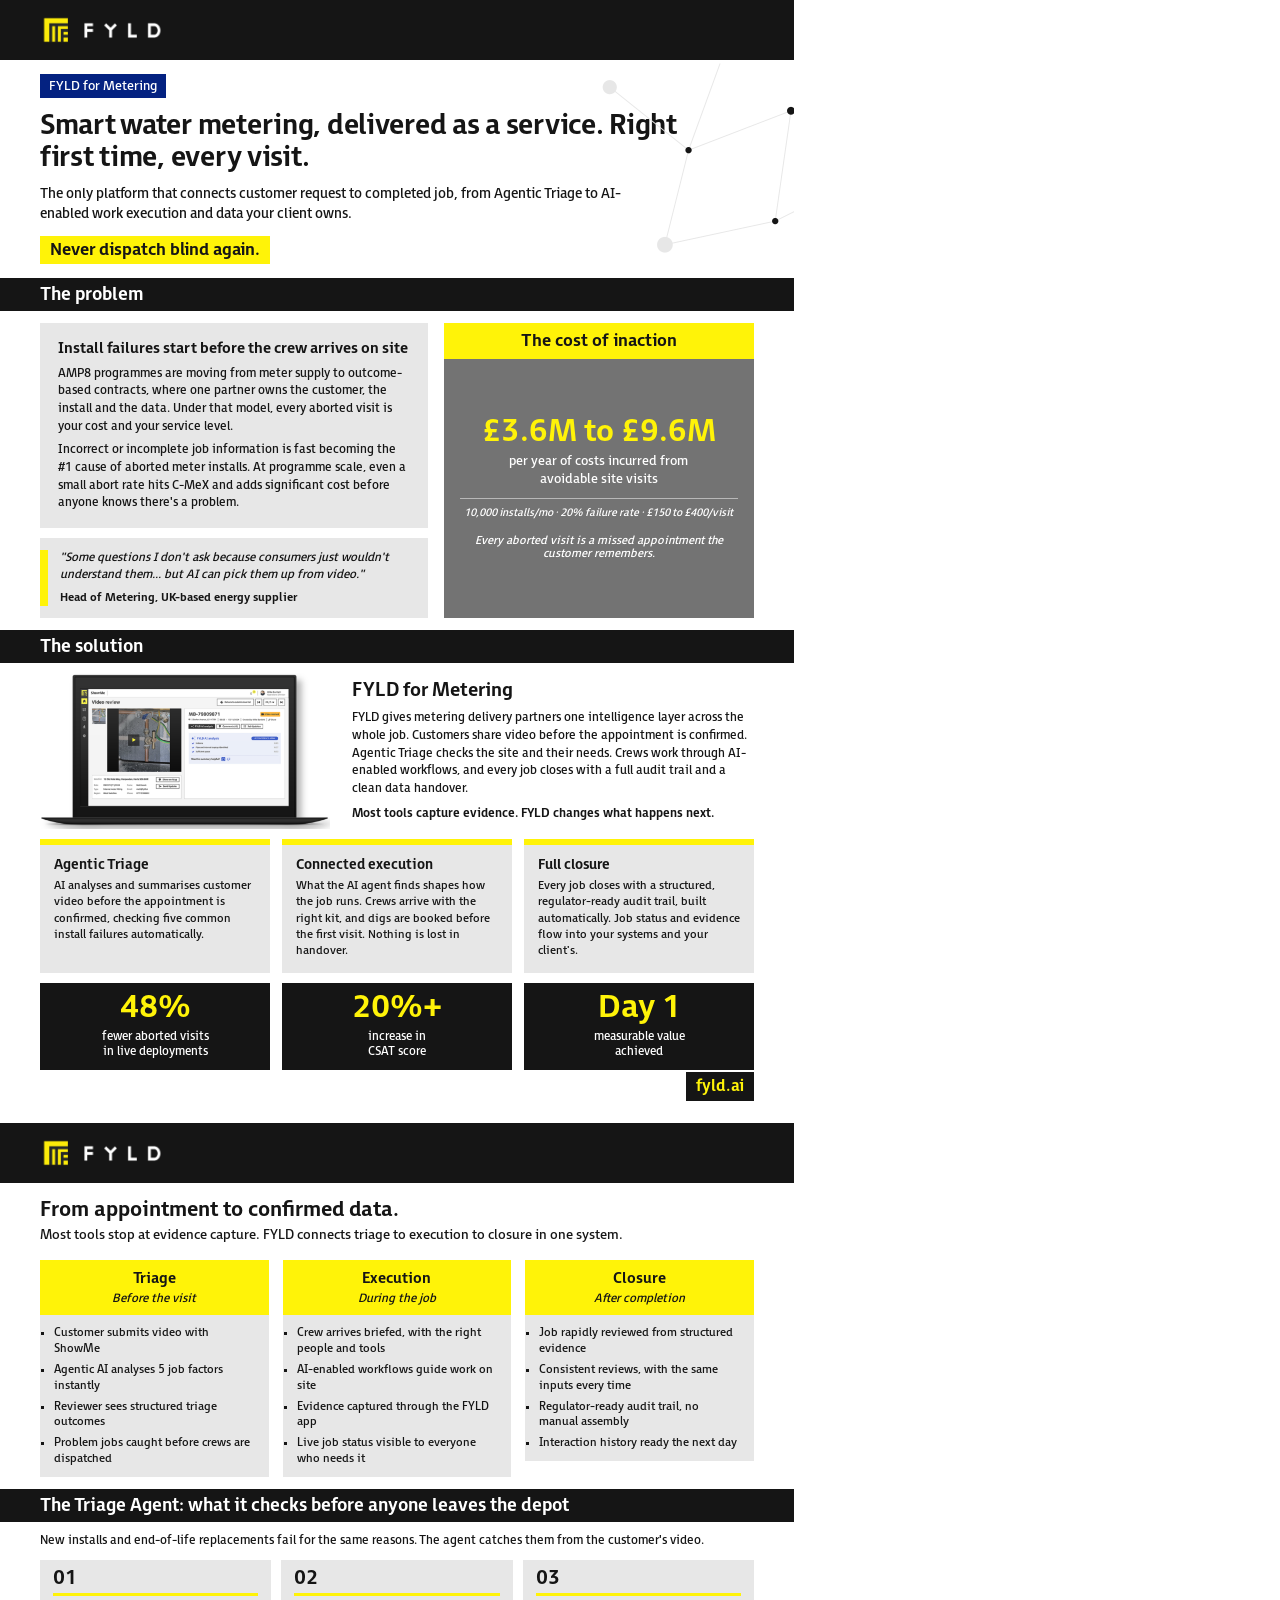
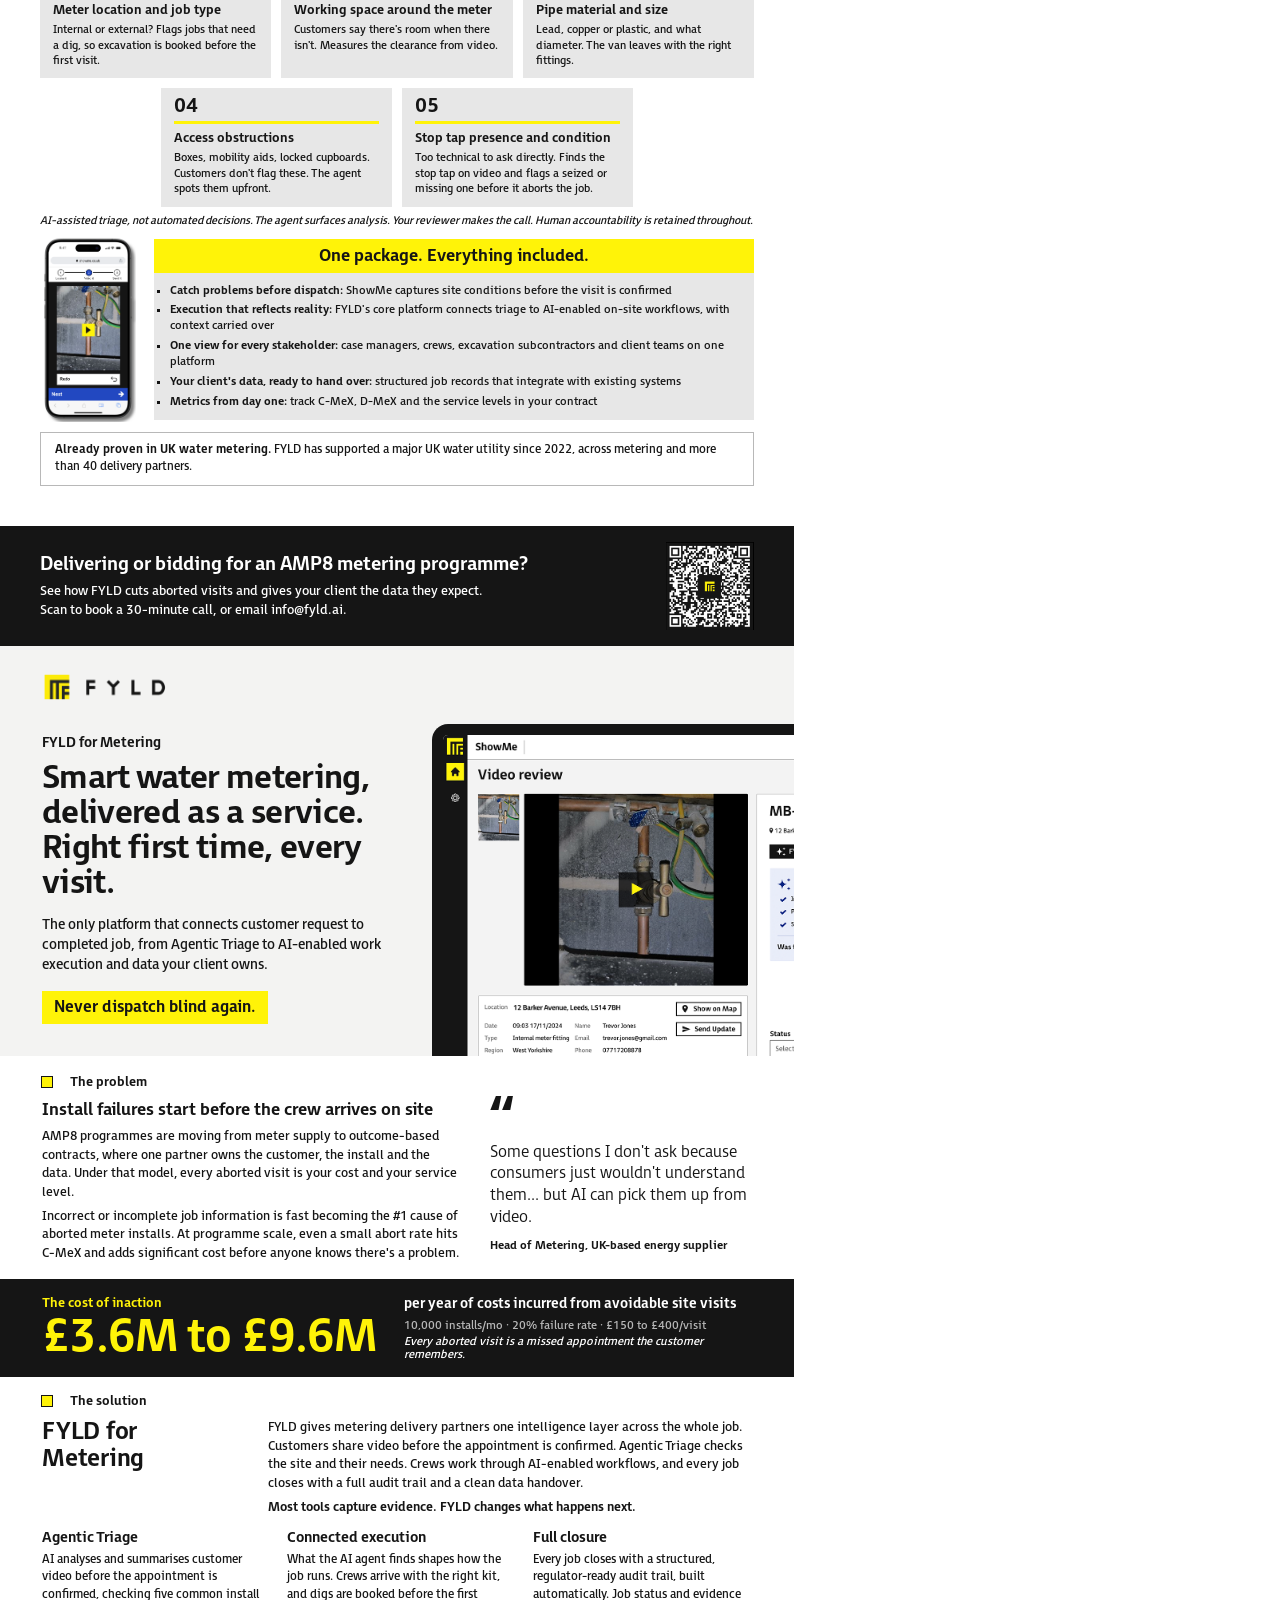
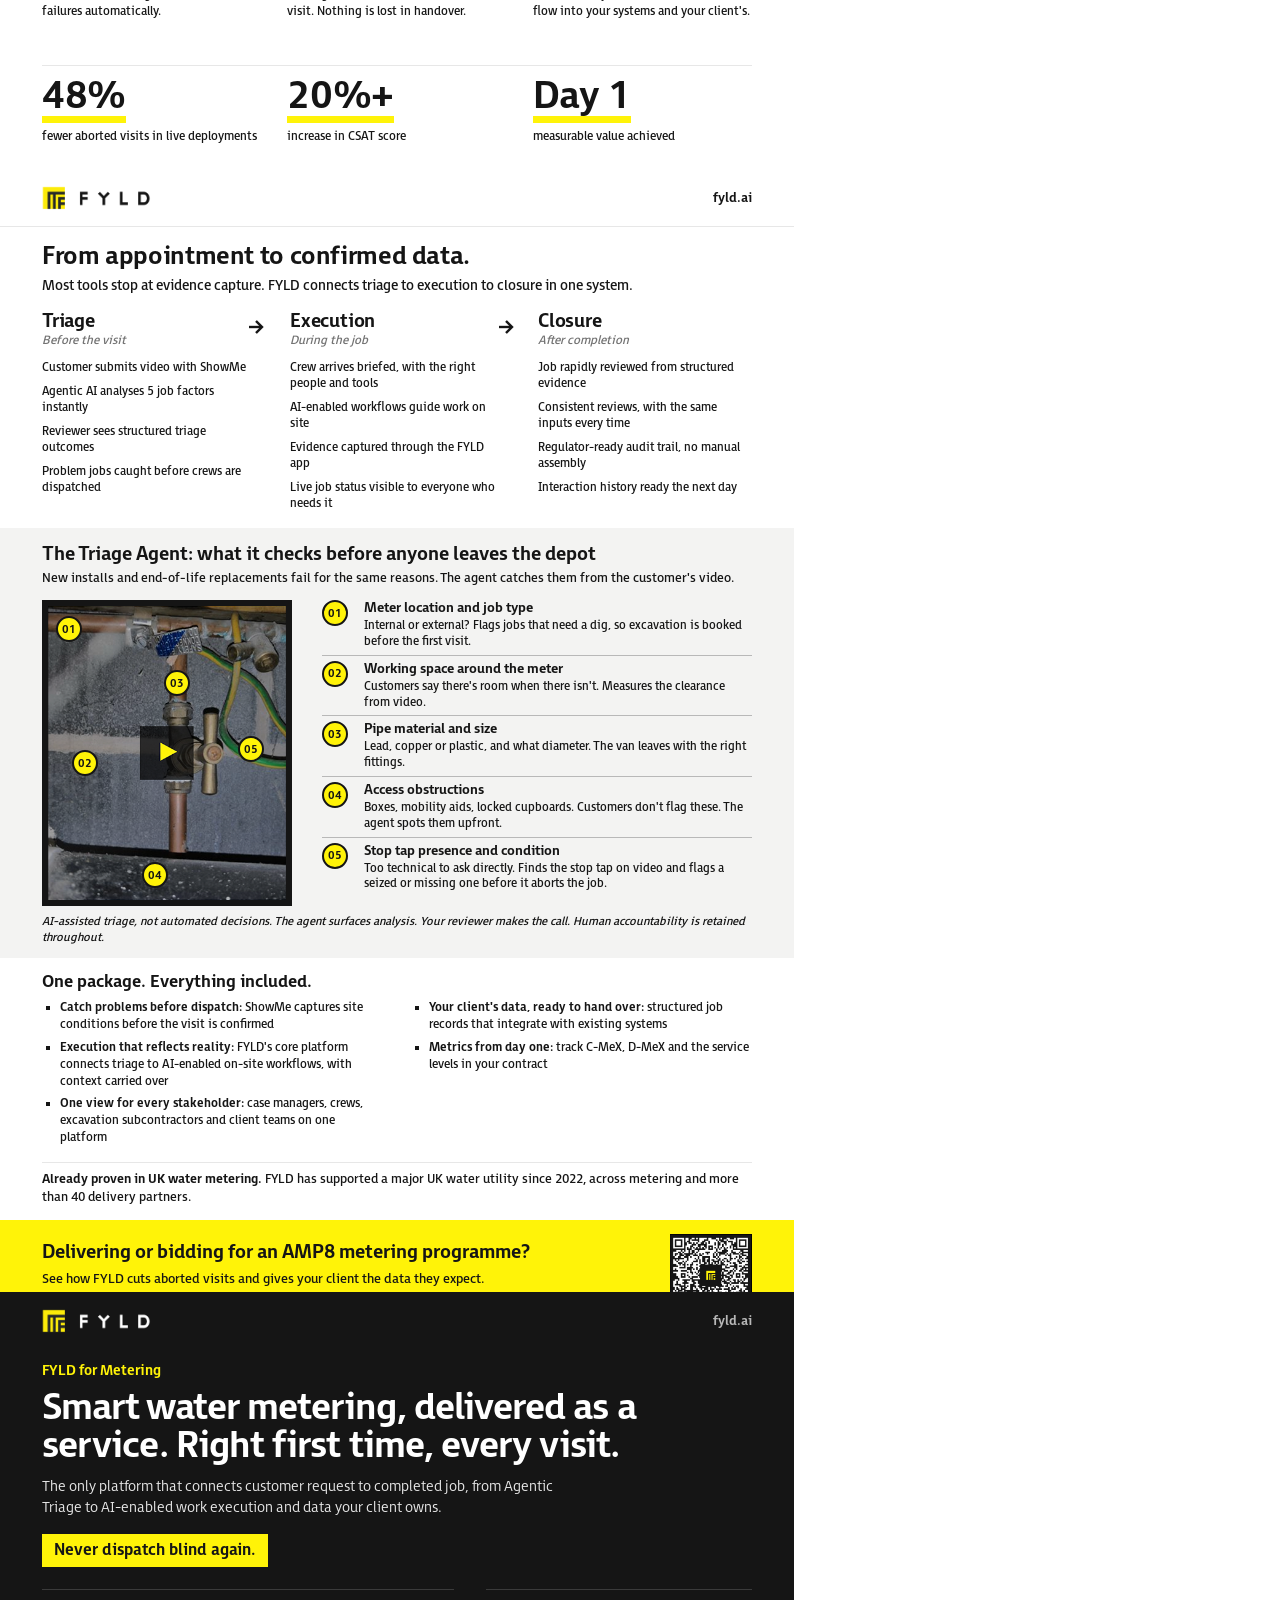
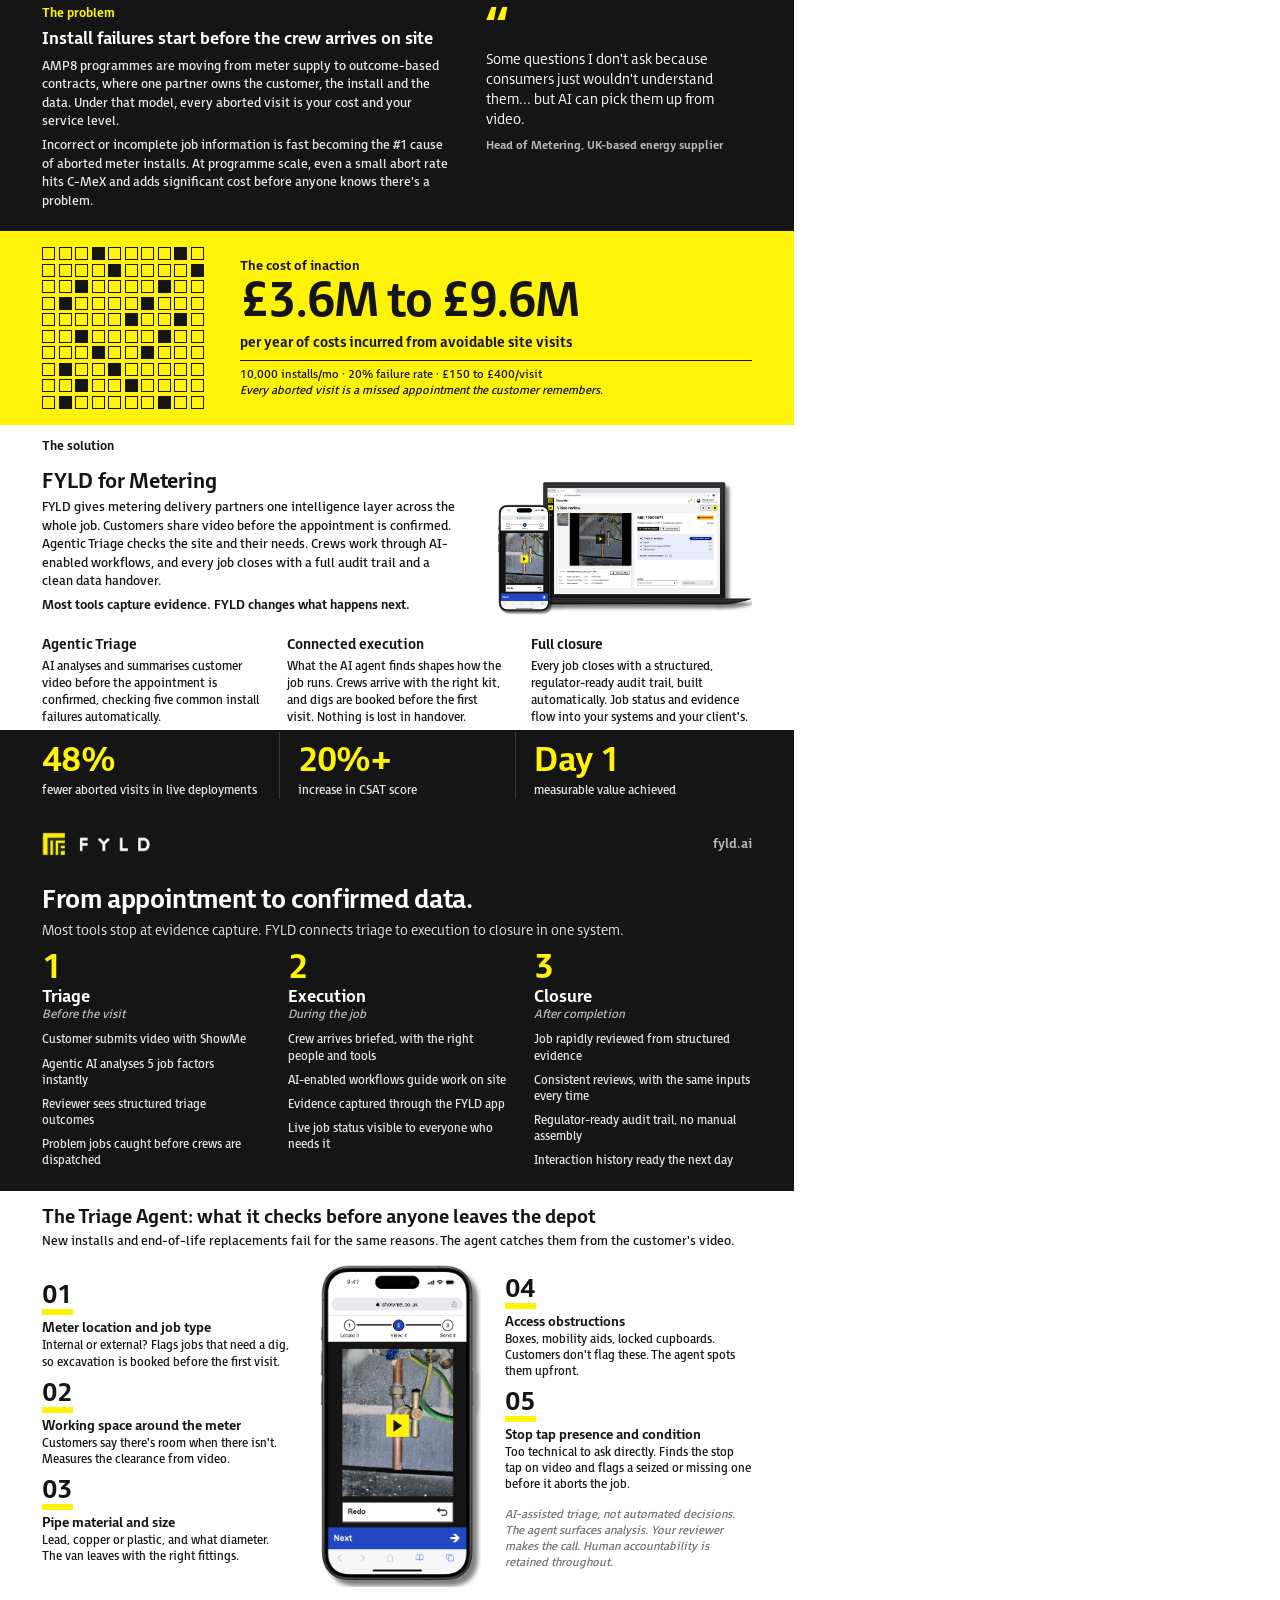
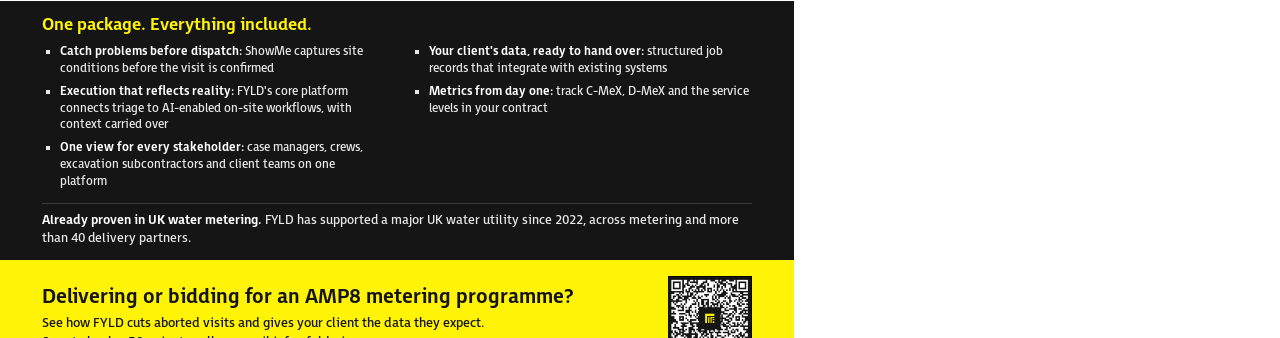
<file: index.html>
<!doctype html>
<html lang="en-GB"><head><meta charset="utf-8">
<title>FYLD for Metering 2-pager options</title>
<link rel="stylesheet" href="assets/fonts.css">
<style>
:root{--y:#FFF308;--k:#151515;--blue:#042281;--asphalt:#737373;--concrete:#B8B8B8;--cement:#E7E7E7;--lime:#F3F3F2;--photo:#ECECEC;--line:#3a3a3a}
*{box-sizing:border-box;margin:0;padding:0}
body{font-family:"FS Millbank",sans-serif;color:#151515;background:#fff}
.o1.page{width:794px;height:1123px;background:#fff;position:relative;overflow:hidden;display:flex;flex-direction:column}
.o1 .hdr{background:var(--k);height:60px;display:flex;align-items:center;justify-content:space-between;padding:0 40px 0 30px;flex:none}
.o1 .hdr img{height:52px}
.o1 .hdr span{color:var(--y);font-weight:700;font-size:15px}
.o1 .bar{background:var(--k);color:#fff;font-weight:700;font-size:18px;padding:6px 40px;flex:none}
.o1 .pad{padding:0 40px}
.o1 .tag{display:inline-block;background:var(--blue);color:#fff;font-size:13px;font-weight:400;padding:4px 9px}
.o1 h1{font-size:28px;line-height:1.15;font-weight:700;letter-spacing:-.01em;margin:12px 0 10px;max-width:640px}
.o1 .sub{font-size:14px;line-height:1.4;max-width:600px}
.o1 .hl{display:inline-block;background:var(--y);font-weight:700;font-size:17px;padding:4px 10px;margin-top:12px}
.o1 .grey{background:var(--cement);padding:16px 18px}
.o1 .grey h3{font-size:15px;font-weight:700;margin-bottom:7px}
.o1 .grey p,.o1 .body{font-size:12.2px;line-height:1.45}
.o1 .grey p+p{margin-top:6px}
.o1 .quote{display:flex;gap:12px;background:var(--cement);margin-top:10px;padding:12px 16px 12px 0}
.o1 .quote .mk{width:8px;background:var(--y);flex:none}
.o1 .quote p{font-size:12px;line-height:1.4;font-style:italic}
.o1 .quote b{display:block;font-style:normal;font-size:11.5px;margin-top:6px}
.o1 .coi{display:flex;flex-direction:column}
.o1 .coi .t{background:var(--y);font-weight:700;font-size:17px;text-align:center;padding:8px}
.o1 .coi .b{background:var(--asphalt);color:#fff;text-align:center;padding:16px 16px;flex:1;display:flex;flex-direction:column;justify-content:center}
.o1 .coi .n{color:var(--y);font-weight:700;font-size:31px;line-height:1;white-space:nowrap}
.o1 .coi .s{font-size:13px;margin-top:6px;line-height:1.35}
.o1 .coi .a{font-size:10.8px;white-space:nowrap;font-style:italic;color:#fff;border-top:1px solid var(--concrete);padding:7px 0;margin:10px 0 8px}
.o1 .coi .e{font-size:11.5px;font-style:italic}
.o1 .pillars{display:grid;grid-template-columns:repeat(3,1fr);gap:12px}
.o1 .pil{background:var(--cement);border-top:6px solid var(--y);padding:11px 14px 13px}
.o1 .pil h4{font-size:14px;font-weight:700;margin-bottom:5px}
.o1 .pil p{font-size:11.5px;line-height:1.42}
.o1 .stat{background:var(--k);color:#fff;text-align:center;padding:9px 8px 10px}
.o1 .stat .n{color:var(--y);font-weight:700;font-size:32px;line-height:1}
.o1 .stat .l{font-size:12px;margin-top:5px;line-height:1.3}
.o1 .url{position:absolute;right:40px;bottom:22px;background:var(--k);color:var(--y);font-weight:700;font-size:16px;padding:5px 10px}
.o1 /* page 2 */
.cols{display:grid;grid-template-columns:repeat(3,1fr);gap:14px}
.o1 .col .h{background:var(--y);text-align:center;padding:9px 6px 8px}
.o1 .col .h b{display:block;font-size:15px}
.o1 .col .h i{font-size:12px}
.o1 .col ul{background:var(--cement);list-style:square;padding:10px 14px}
.o1 .col li{font-size:11.6px;line-height:1.38;position:relative}
.o1 .col li+li{margin-top:5px}
.o1 .checks{display:grid;grid-template-columns:repeat(6,1fr);gap:10px}
.o1 .chk{background:var(--cement);padding:8px 13px 10px;grid-column:span 2}
.o1 .chk:nth-child(4){grid-column:2/span 2}
.o1 .chk .num{font-weight:700;font-size:20px;line-height:1;padding-bottom:5px;border-bottom:3px solid var(--y);margin-bottom:6px}
.o1 .chk h4{font-size:13px;font-weight:700;margin-bottom:4px}
.o1 .chk p{font-size:11.2px;line-height:1.38}
.o1 .pkg .t{background:var(--y);font-weight:700;font-size:17px;text-align:center;padding:7px}
.o1 .pkg ul{background:var(--cement);list-style:square;padding:10px 16px}
.o1 .pkg li{font-size:11.5px;line-height:1.38;position:relative}
.o1 .pkg li+li{margin-top:4px}
.o1 .proof{border:1px solid var(--concrete);padding:9px 14px;font-size:12px;line-height:1.4}
.o1 .proof b{font-weight:700}
.o1 .cta{margin-top:auto;background:var(--k);color:#fff;display:flex;align-items:center;justify-content:space-between;padding:16px 40px}
.o1 .cta h3{font-size:19px;font-weight:700}
.o1 .cta p{font-size:13px;line-height:1.4;margin-top:6px;max-width:520px}
.o1 .cta img{width:88px;height:88px}
.o1 ul{list-style:square;padding-left:18px}
.o1 .stg .ul,.o1 .stg .li{list-style:none}
.o2.page{width:794px;height:1123px;background:#fff;position:relative;overflow:hidden;display:flex;flex-direction:column}
.o2 .m{padding-left:42px;padding-right:42px}
.o2 .body{font-size:12.7px;line-height:1.45}
.o2 .lbl{font-size:13px;font-weight:700;display:flex;align-items:center;gap:10px;margin-bottom:10px}
.o2 .lbl .sq{display:inline-block;margin-right:8px;vertical-align:-1px;width:10px;height:10px;background:var(--y);outline:1px solid var(--k)}
.o2 /* hero */
.hero{background:var(--lime);height:410px;position:relative;flex:none;overflow:hidden}
.o2 .hero .logo{position:absolute;left:30px;top:14px;height:54px}
.o2 .hero .shot{position:absolute;left:432px;top:78px;width:470px;border:11px solid var(--k);border-right:0;border-radius:16px 0 0 0}
.o2 .hero .txt{position:absolute;left:42px;top:88px;width:370px}
.o2 .tag{font-size:14px;font-weight:700}
.o2 h1{font-size:33px;line-height:1.06;letter-spacing:-.02em;font-weight:700;margin:10px 0 14px}
.o2 .sub{font-size:14px;line-height:1.42}
.o2 .tagline{display:inline-block;background:var(--y);font-weight:700;font-size:16px;padding:7px 12px;margin-top:16px}
.o2 .q{font-size:16px;line-height:1.36;font-weight:300}
.o2 .q .qm{display:block;font-size:56px;line-height:.6;font-weight:700;color:var(--k);margin-bottom:6px}
.o2 .q b{display:block;font-size:11.5px;font-weight:700;margin-top:9px}
.o2 .coi{background:var(--k);color:#fff;display:grid;grid-template-columns:auto 1fr;gap:28px;align-items:center;padding:16px 42px;flex:none}
.o2 .coi .t{font-size:13px;font-weight:700;color:var(--y);margin-bottom:4px}
.o2 .coi .n{font-size:46px;font-weight:700;letter-spacing:-.02em;line-height:1;color:var(--y);white-space:nowrap}
.o2 .coi .s{font-size:14px;font-weight:700;line-height:1.3}
.o2 .coi .a{font-size:11.5px;color:var(--concrete);margin-top:6px}
.o2 .coi .e{font-size:11.5px;font-style:italic;margin-top:3px}
.o2 .three{display:grid;grid-template-columns:repeat(3,1fr);gap:26px}
.o2 .three h4{font-size:14.5px;font-weight:700;margin-bottom:5px}
.o2 .three p{font-size:12px;line-height:1.42}
.o2 .stat .n{font-size:38px;font-weight:700;line-height:1;letter-spacing:-.01em;display:inline-block;border-bottom:7px solid var(--y)}
.o2 .stat .l{font-size:12px;margin-top:6px;line-height:1.3}
.o2 /* page 2 */
.folio{height:58px;display:flex;align-items:center;justify-content:space-between;padding:0 42px 0 30px;border-bottom:1px solid var(--cement);flex:none}
.o2 .folio img{height:48px}
.o2 .folio span{font-size:13px;font-weight:700}
.o2 .stg b{display:block;font-size:19px;letter-spacing:-.01em}
.o2 .stg i{display:block;font-size:12px;color:var(--asphalt);margin-bottom:8px}
.o2 .stg .li{list-style:square;font-size:11.8px;line-height:1.36;padding:4px 0;}
.o2 .arrow{position:absolute;top:8px;width:18px;height:18px}
.o2 .agent{background:var(--lime);padding:16px 42px 12px;margin-top:12px}
.o2 .frame{position:relative;width:250px}
.o2 .frame img{width:250px;display:block;border:6px solid var(--k)}
.o2 .pin{position:absolute;width:26px;height:26px;border-radius:50%;background:var(--y);border:2px solid var(--k);font-size:11px;font-weight:700;display:flex;align-items:center;justify-content:center}
.o2 .ck{display:grid;grid-template-columns:30px 1fr;gap:12px;padding:5px 0;border-top:1px solid var(--concrete)}
.o2 .ck:first-child{border-top:0;padding-top:0}
.o2 .ck .p{width:26px;height:26px;border-radius:50%;background:var(--y);border:2px solid var(--k);font-size:11px;font-weight:700;display:flex;align-items:center;justify-content:center}
.o2 .ck h4{font-size:13.5px;font-weight:700;margin-bottom:2px}
.o2 .ck p{font-size:11.8px;line-height:1.34}
.o2 .pk{list-style:square}
.o2 .pk li{font-size:12px;line-height:1.4;position:relative;break-inside:avoid;margin-bottom:6px}
.o2 .cta{background:var(--y);margin-top:auto;padding:14px 42px 18px;display:flex;justify-content:space-between;align-items:center;flex:none}
.o2 .cta h3{font-size:19px;line-height:1.15;margin-bottom:6px;max-width:500px}
.o2 .cta p{font-size:13px;line-height:1.42}
.o2 .cta img{width:82px;height:82px}
.o2 ul{list-style:square;padding-left:18px}
.o2 .stg .ul,.o2 .stg .li{list-style:none}
.o3.page{width:794px;height:1123px;background:#fff;position:relative;overflow:hidden;display:flex;flex-direction:column}
.o3 .m{padding-left:42px;padding-right:42px}
.o3 .dark{background:var(--k);color:#fff}
.o3 .body{font-size:12.7px;line-height:1.45}
.o3 .lbl{font-size:12.5px;font-weight:700;color:var(--y);margin-bottom:8px}
.o3 .tag{font-size:14px;font-weight:700;color:var(--y)}
.o3 h1{font-size:37px;line-height:1.03;letter-spacing:-.025em;font-weight:700;margin:10px 0 12px;max-width:710px}
.o3 .sub{font-size:14.5px;line-height:1.42;color:var(--cement);font-weight:300;max-width:520px}
.o3 .tagline{display:inline-block;background:var(--y);color:var(--k);font-weight:700;font-size:16px;padding:7px 12px;margin-top:16px}
.o3 .q{border-left:0;font-size:14.5px;line-height:1.38;font-weight:300}
.o3 .q .qm{display:block;color:var(--y);font-size:52px;font-weight:700;line-height:.6;margin-bottom:6px}
.o3 .q b{display:block;font-size:11.5px;font-weight:700;color:var(--concrete);margin-top:8px}
.o3 /* cost band with 100-visit grid: 20 filled = 20% failure rate */
.coi{background:var(--y);display:grid;grid-template-columns:166px 1fr;gap:32px;align-items:center;padding:16px 42px}
.o3 .grid{display:grid;grid-template-columns:repeat(10,13px);gap:3.5px}
.o3 .grid span{width:13px;height:13px;border:1.5px solid var(--k)}
.o3 .grid span.f{background:var(--k)}
.o3 .coi .t{font-size:13px;font-weight:700}
.o3 .coi .n{font-size:48px;font-weight:700;letter-spacing:-.03em;line-height:1;margin:4px 0 8px;white-space:nowrap}
.o3 .coi .s{font-size:14px;font-weight:700;line-height:1.3}
.o3 .coi .a{font-size:11.5px;margin-top:8px;padding-top:7px;border-top:1px solid var(--k)}
.o3 .coi .e{font-size:11.5px;font-style:italic;margin-top:3px}
.o3 .three{display:grid;grid-template-columns:repeat(3,1fr);gap:24px}
.o3 .three h4{font-size:14px;font-weight:700;margin-bottom:5px}
.o3 .three p{font-size:12px;line-height:1.42}
.o3 .stats{display:grid;grid-template-columns:repeat(3,1fr)}
.o3 .stats>div{padding:12px 0 0 18px;border-left:1px solid var(--line)}
.o3 .stats>div:first-child{padding-left:0;border-left:0}
.o3 .stats .n{font-size:34px;font-weight:700;color:var(--y);line-height:1;letter-spacing:-.02em}
.o3 .stats .l{font-size:12px;color:var(--cement);margin-top:5px;line-height:1.3}
.o3 /* page 2 */
.folio{height:58px;display:flex;align-items:center;justify-content:space-between;padding:0 42px 0 30px;flex:none}
.o3 .folio img{height:48px}
.o3 .folio span{font-size:13px;font-weight:700;color:var(--concrete)}
.o3 .stg .no{font-size:34px;font-weight:700;line-height:.9;color:var(--y);letter-spacing:-.03em}
.o3 .stg b{display:block;font-size:17px;margin-top:4px}
.o3 .stg i{display:block;font-size:12px;color:var(--concrete);margin-bottom:6px}
.o3 .stg .li{list-style:square;font-size:11.8px;line-height:1.36;padding:4px 0;color:var(--cement)}
.o3 .chk .num{font-size:26px;font-weight:700;line-height:1;letter-spacing:-.02em;display:inline-block;border-bottom:6px solid var(--y);margin-bottom:5px}
.o3 .chk h4{font-size:13.5px;font-weight:700;margin-bottom:2px}
.o3 .chk p{font-size:11.8px;line-height:1.36}
.o3 .chk+.chk{margin-top:10px}
.o3 .pk{list-style:square}
.o3 .pk li{font-size:12px;line-height:1.4;position:relative;break-inside:avoid;margin-bottom:6px;color:var(--cement)}
.o3 .pk li b{color:#fff}
.o3 .cta{background:var(--y);display:flex;justify-content:space-between;align-items:center;padding:16px 42px 18px;margin-top:auto}
.o3 .cta h3{font-size:20px;margin-bottom:5px}
.o3 .cta p{font-size:13px;line-height:1.42}
.o3 .cta img{width:84px;height:84px}
.o3 ul{list-style:square;padding-left:18px}
.o3 .stg .ul,.o3 .stg .li{list-style:none}
</style></head>
<body>
<section class="page o1" data-document-role="page" data-label="Option 1 recreation, page 1"><img src="https://fyldmarketing.github.io/Metering2Pager/assets/network.png" style="position:absolute;right:-60px;top:62px;width:260px;height:200px" alt="">
  <div class="hdr"><img src="https://fyldmarketing.github.io/Metering2Pager/assets/logo-white.png" alt="FYLD"></div>
  <div class="pad" style="padding-top:14px;padding-bottom:14px">
    <span class="tag">FYLD for Metering</span>
    <h1>Smart water metering, delivered as a service. Right first time, every visit.</h1>
    <p class="sub">The only platform that connects customer request to completed job, from Agentic Triage to AI-enabled work execution and data your client owns.</p>
    <span class="hl">Never dispatch blind again.</span>
  </div>
  <div class="bar">The problem</div>
  <div class="pad" style="display:grid;grid-template-columns:1.25fr 1fr;gap:16px;padding-top:12px;padding-bottom:12px">
    <div>
      <div class="grey">
        <h3>Install failures start before the crew arrives on site</h3>
        <p>AMP8 programmes are moving from meter supply to outcome-based contracts, where one partner owns the customer, the install and the data. Under that model, every aborted visit is your cost and your service level.</p>
        <p>Incorrect or incomplete job information is fast becoming the #1 cause of aborted meter installs. At programme scale, even a small abort rate hits C-MeX and adds significant cost before anyone knows there's a problem.</p>
      </div>
      <div class="quote"><span class="mk"></span><p>"Some questions I don't ask because consumers just wouldn't understand them... but AI can pick them up from video."<b>Head of Metering, UK-based energy supplier</b></p></div>
    </div>
    <div class="coi">
      <div class="t">The cost of inaction</div>
      <div class="b">
        <div class="n">£3.6M to £9.6M</div>
        <div class="s">per year of costs incurred from<br>avoidable site visits</div>
        <div class="a">10,000 installs/mo · 20% failure rate · £150 to £400/visit</div>
        <div class="e">Every aborted visit is a missed appointment the customer remembers.</div>
      </div>
    </div>
  </div>
  <div class="bar">The solution</div>
  <div class="pad" style="display:grid;grid-template-columns:290px 1fr;gap:22px;align-items:center;padding-top:10px;padding-bottom:10px">
    <img src="https://fyldmarketing.github.io/Metering2Pager/assets/laptop.png" style="width:290px" alt="">
    <div>
      <h3 style="font-size:19px;font-weight:700;margin-bottom:7px">FYLD for Metering</h3>
      <p class="body">FYLD gives metering delivery partners one intelligence layer across the whole job. Customers share video before the appointment is confirmed. Agentic Triage checks the site and their needs. Crews work through AI-enabled workflows, and every job closes with a full audit trail and a clean data handover.</p>
      <p class="body" style="font-weight:700;margin-top:7px">Most tools capture evidence. FYLD changes what happens next.</p>
    </div>
  </div>
  <div class="pad pillars">
    <div class="pil"><h4>Agentic Triage</h4><p>AI analyses and summarises customer video before the appointment is confirmed, checking five common install failures automatically.</p></div>
    <div class="pil"><h4>Connected execution</h4><p>What the AI agent finds shapes how the job runs. Crews arrive with the right kit, and digs are booked before the first visit. Nothing is lost in handover.</p></div>
    <div class="pil"><h4>Full closure</h4><p>Every job closes with a structured, regulator-ready audit trail, built automatically. Job status and evidence flow into your systems and your client's.</p></div>
  </div>
  <div class="pad pillars" style="margin-top:10px">
    <div class="stat"><div class="n">48%</div><div class="l">fewer aborted visits<br>in live deployments</div></div>
    <div class="stat"><div class="n">20%+</div><div class="l">increase in<br>CSAT score</div></div>
    <div class="stat"><div class="n">Day 1</div><div class="l">measurable value<br>achieved</div></div>
  </div>
  <div class="url">fyld.ai</div>
</section>
<section class="page o1" data-document-role="page" data-label="Option 1 recreation, page 2">
  <div class="hdr"><img src="https://fyldmarketing.github.io/Metering2Pager/assets/logo-white.png" alt="FYLD"></div>
  <div class="pad" style="padding-top:14px">
    <h2 style="font-size:21px;font-weight:700">From appointment to confirmed data.</h2>
    <p class="body" style="font-size:13.5px;margin:4px 0 14px">Most tools stop at evidence capture. FYLD connects triage to execution to closure in one system.</p>
    <div class="cols">
      <div class="col"><div class="h"><b>Triage</b><i>Before the visit</i></div><ul><li>Customer submits video with ShowMe</li><li>Agentic AI analyses 5 job factors instantly</li><li>Reviewer sees structured triage outcomes</li><li>Problem jobs caught before crews are dispatched</li></ul></div>
      <div class="col"><div class="h"><b>Execution</b><i>During the job</i></div><ul><li>Crew arrives briefed, with the right people and tools</li><li>AI-enabled workflows guide work on site</li><li>Evidence captured through the FYLD app</li><li>Live job status visible to everyone who needs it</li></ul></div>
      <div class="col"><div class="h"><b>Closure</b><i>After completion</i></div><ul><li>Job rapidly reviewed from structured evidence</li><li>Consistent reviews, with the same inputs every time</li><li>Regulator-ready audit trail, no manual assembly</li><li>Interaction history ready the next day</li></ul></div>
    </div>
  </div>
  <div class="bar" style="margin-top:12px">The Triage Agent: what it checks before anyone leaves the depot</div>
  <div class="pad" style="padding-top:10px">
    <p class="body" style="margin-bottom:10px">New installs and end-of-life replacements fail for the same reasons. The agent catches them from the customer's video.</p>
    <div class="checks">
      <div class="chk"><div class="num">01</div><h4>Meter location and job type</h4><p>Internal or external? Flags jobs that need a dig, so excavation is booked before the first visit.</p></div>
      <div class="chk"><div class="num">02</div><h4>Working space around the meter</h4><p>Customers say there's room when there isn't. Measures the clearance from video.</p></div>
      <div class="chk"><div class="num">03</div><h4>Pipe material and size</h4><p>Lead, copper or plastic, and what diameter. The van leaves with the right fittings.</p></div>
      <div class="chk"><div class="num">04</div><h4>Access obstructions</h4><p>Boxes, mobility aids, locked cupboards. Customers don't flag these. The agent spots them upfront.</p></div>
      <div class="chk"><div class="num">05</div><h4>Stop tap presence and condition</h4><p>Too technical to ask directly. Finds the stop tap on video and flags a seized or missing one before it aborts the job.</p></div>
    </div>
    <p style="font-size:11px;font-style:italic;margin:7px 0 9px">AI-assisted triage, not automated decisions. The agent surfaces analysis. Your reviewer makes the call. Human accountability is retained throughout.</p>
    <div style="display:grid;grid-template-columns:96px 1fr;gap:18px;align-items:center">
      <img src="https://fyldmarketing.github.io/Metering2Pager/assets/phone.png" style="width:96px" alt="">
      <div class="pkg"><div class="t">One package. Everything included.</div>
        <ul>
          <li><b>Catch problems before dispatch:</b> ShowMe captures site conditions before the visit is confirmed</li>
          <li><b>Execution that reflects reality:</b> FYLD's core platform connects triage to AI-enabled on-site workflows, with context carried over</li>
          <li><b>One view for every stakeholder:</b> case managers, crews, excavation subcontractors and client teams on one platform</li>
          <li><b>Your client's data, ready to hand over:</b> structured job records that integrate with existing systems</li>
          <li><b>Metrics from day one:</b> track C-MeX, D-MeX and the service levels in your contract</li>
        </ul></div>
    </div>
    <p class="proof" style="margin-top:10px"><b>Already proven in UK water metering.</b> FYLD has supported a major UK water utility since 2022, across metering and more than 40 delivery partners.</p>
  </div>
  <div class="cta">
    <div><h3>Delivering or bidding for an AMP8 metering programme?</h3>
    <p>See how FYLD cuts aborted visits and gives your client the data they expect.<br>Scan to book a 30-minute call, or email info@fyld.ai.</p></div>
    <img src="https://fyldmarketing.github.io/Metering2Pager/assets/qr.png" alt="QR code">
  </div>
</section>
<section class="page o2" data-document-role="page" data-label="Option 2 under the sink, page 1">
  <div class="hero">
    <img class="logo" src="https://fyldmarketing.github.io/Metering2Pager/assets/logo-black.png" alt="FYLD">
    <img class="shot" src="https://fyldmarketing.github.io/Metering2Pager/assets/tablet-ui.png" alt="">
    <div class="txt">
      <div class="tag">FYLD for Metering</div>
      <h1>Smart water metering, delivered as a service. Right first time, every visit.</h1>
      <p class="sub">The only platform that connects customer request to completed job, from Agentic Triage to AI-enabled work execution and data your client owns.</p>
      <span class="tagline">Never dispatch blind again.</span>
    </div>
  </div>
  <div class="m" style="padding-top:18px;padding-bottom:16px;display:grid;grid-template-columns:1.6fr 1fr;gap:30px">
    <div>
      <div class="lbl"><span class="sq"></span>The problem</div>
      <h3 style="font-size:17px;line-height:1.2;margin-bottom:8px">Install failures start before the crew arrives on site</h3>
      <p class="body">AMP8 programmes are moving from meter supply to outcome-based contracts, where one partner owns the customer, the install and the data. Under that model, every aborted visit is your cost and your service level.</p>
      <p class="body" style="margin-top:6px">Incorrect or incomplete job information is fast becoming the #1 cause of aborted meter installs. At programme scale, even a small abort rate hits C-MeX and adds significant cost before anyone knows there's a problem.</p>
    </div>
    <p class="q" style="padding-top:28px"><span class="qm">&#8220;</span>Some questions I don't ask because consumers just wouldn't understand them... but AI can pick them up from video.<b>Head of Metering, UK-based energy supplier</b></p>
  </div>
  <div class="coi">
    <div><div class="t">The cost of inaction</div><div class="n">£3.6M to £9.6M</div></div>
    <div><div class="s">per year of costs incurred from avoidable site visits</div>
      <div class="a">10,000 installs/mo · 20% failure rate · £150 to £400/visit</div>
      <div class="e">Every aborted visit is a missed appointment the customer remembers.</div></div>
  </div>
  <div class="m" style="padding-top:16px">
    <div class="lbl"><span class="sq"></span>The solution</div>
    <div style="display:grid;grid-template-columns:200px 1fr;gap:26px">
      <h3 style="font-size:24px;line-height:1.1;letter-spacing:-.01em">FYLD for Metering</h3>
      <div><p class="body">FYLD gives metering delivery partners one intelligence layer across the whole job. Customers share video before the appointment is confirmed. Agentic Triage checks the site and their needs. Crews work through AI-enabled workflows, and every job closes with a full audit trail and a clean data handover.</p>
      <p class="body" style="font-weight:700;margin-top:6px">Most tools capture evidence. FYLD changes what happens next.</p></div>
    </div>
    <div class="three" style="margin-top:12px">
      <div><h4>Agentic Triage</h4><p>AI analyses and summarises customer video before the appointment is confirmed, checking five common install failures automatically.</p></div>
      <div><h4>Connected execution</h4><p>What the AI agent finds shapes how the job runs. Crews arrive with the right kit, and digs are booked before the first visit. Nothing is lost in handover.</p></div>
      <div><h4>Full closure</h4><p>Every job closes with a structured, regulator-ready audit trail, built automatically. Job status and evidence flow into your systems and your client's.</p></div>
    </div>
  </div>
  <div class="m three" style="margin-top:auto;padding-top:12px;padding-bottom:24px;border-top:1px solid var(--cement);margin-left:42px;margin-right:42px;padding-left:0;padding-right:0">
    <div class="stat"><div class="n">48%</div><div class="l">fewer aborted visits in live deployments</div></div>
    <div class="stat"><div class="n">20%+</div><div class="l">increase in CSAT score</div></div>
    <div class="stat"><div class="n">Day 1</div><div class="l">measurable value achieved</div></div>
  </div>
</section>
<section class="page o2" data-document-role="page" data-label="Option 2 under the sink, page 2">
  <div class="folio"><img src="https://fyldmarketing.github.io/Metering2Pager/assets/logo-black.png" alt="FYLD"><span>fyld.ai</span></div>
  <div class="m" style="padding-top:16px">
    <h2 style="font-size:25px;letter-spacing:-.015em;line-height:1.1">From appointment to confirmed data.</h2>
    <p class="body" style="font-size:14px;margin-top:5px">Most tools stop at evidence capture. FYLD connects triage to execution to closure in one system.</p>
    <div style="display:grid;grid-template-columns:repeat(3,1fr);gap:34px;margin-top:14px;position:relative">
      <div class="stg"><b>Triage</b><i>Before the visit</i><div class="ul"><div class="li">Customer submits video with ShowMe</div><div class="li">Agentic AI analyses 5 job factors instantly</div><div class="li">Reviewer sees structured triage outcomes</div><div class="li">Problem jobs caught before crews are dispatched</div></div></div>
      <div class="stg"><b>Execution</b><i>During the job</i><div class="ul"><div class="li">Crew arrives briefed, with the right people and tools</div><div class="li">AI-enabled workflows guide work on site</div><div class="li">Evidence captured through the FYLD app</div><div class="li">Live job status visible to everyone who needs it</div></div></div>
      <div class="stg"><b>Closure</b><i>After completion</i><div class="ul"><div class="li">Job rapidly reviewed from structured evidence</div><div class="li">Consistent reviews, with the same inputs every time</div><div class="li">Regulator-ready audit trail, no manual assembly</div><div class="li">Interaction history ready the next day</div></div></div>
      <img class="arrow" src="https://fyldmarketing.github.io/Metering2Pager/assets/arrow.png" style="left:205px" alt="">
      <img class="arrow" src="https://fyldmarketing.github.io/Metering2Pager/assets/arrow.png" style="left:455px" alt="">
    </div>
  </div>
  <div class="agent">
    <h3 style="font-size:19px;line-height:1.2">The Triage Agent: what it checks before anyone leaves the depot</h3>
    <p class="body" style="margin:3px 0 12px">New installs and end-of-life replacements fail for the same reasons. The agent catches them from the customer's video.</p>
    <div style="display:grid;grid-template-columns:250px 1fr;gap:30px;align-items:start">
      <div class="frame">
        <img src="https://fyldmarketing.github.io/Metering2Pager/assets/video-frame.png" alt="Customer video of an internal stop tap">
        <span class="pin" style="left:14px;top:16px">01</span>
        <span class="pin" style="left:30px;top:150px">02</span>
        <span class="pin" style="left:122px;top:70px">03</span>
        <span class="pin" style="left:100px;top:262px">04</span>
        <span class="pin" style="left:196px;top:136px">05</span>
      </div>
      <div>
        <div class="ck"><span class="p">01</span><div><h4>Meter location and job type</h4><p>Internal or external? Flags jobs that need a dig, so excavation is booked before the first visit.</p></div></div>
        <div class="ck"><span class="p">02</span><div><h4>Working space around the meter</h4><p>Customers say there's room when there isn't. Measures the clearance from video.</p></div></div>
        <div class="ck"><span class="p">03</span><div><h4>Pipe material and size</h4><p>Lead, copper or plastic, and what diameter. The van leaves with the right fittings.</p></div></div>
        <div class="ck"><span class="p">04</span><div><h4>Access obstructions</h4><p>Boxes, mobility aids, locked cupboards. Customers don't flag these. The agent spots them upfront.</p></div></div>
        <div class="ck"><span class="p">05</span><div><h4>Stop tap presence and condition</h4><p>Too technical to ask directly. Finds the stop tap on video and flags a seized or missing one before it aborts the job.</p></div></div>
      </div>
    </div>
    <p style="font-size:11.5px;font-style:italic;line-height:1.4;margin-top:8px">AI-assisted triage, not automated decisions. The agent surfaces analysis. Your reviewer makes the call. Human accountability is retained throughout.</p>
  </div>
  <div class="m" style="padding-top:14px;padding-bottom:12px">
    <h3 style="font-size:17px;margin-bottom:8px">One package. Everything included.</h3>
    <div class="pkcols" style="display:flex;gap:28px"><ul class="pk" style="flex:1"><li><b>Catch problems before dispatch:</b> ShowMe captures site conditions before the visit is confirmed</li><li><b>Execution that reflects reality:</b> FYLD's core platform connects triage to AI-enabled on-site workflows, with context carried over</li><li><b>One view for every stakeholder:</b> case managers, crews, excavation subcontractors and client teams on one platform</li></ul><ul class="pk" style="flex:1"><li><b>Your client's data, ready to hand over:</b> structured job records that integrate with existing systems</li><li><b>Metrics from day one:</b> track C-MeX, D-MeX and the service levels in your contract</li></ul></div>
    <p class="body" style="margin-top:9px;padding-top:8px;border-top:1px solid var(--cement)"><b>Already proven in UK water metering.</b> FYLD has supported a major UK water utility since 2022, across metering and more than 40 delivery partners.</p>
  </div>
  <div class="cta">
    <div><h3>Delivering or bidding for an AMP8 metering programme?</h3>
    <p>See how FYLD cuts aborted visits and gives your client the data they expect.<br>Scan to book a 30-minute call, or email info@fyld.ai.</p></div>
    <img src="https://fyldmarketing.github.io/Metering2Pager/assets/qr.png" alt="QR code">
  </div>
</section>
<section class="page o3" data-document-role="page" data-label="Option 3 one in five, page 1">
  <div class="dark" style="padding-bottom:20px">
    <div class="folio"><img src="https://fyldmarketing.github.io/Metering2Pager/assets/logo-white.png" alt="FYLD"><span>fyld.ai</span></div>
    <div class="m" style="padding-top:12px">
      <div class="tag">FYLD for Metering</div>
      <h1>Smart water metering, delivered as a service. Right first time, every visit.</h1>
      <p class="sub">The only platform that connects customer request to completed job, from Agentic Triage to AI-enabled work execution and data your client owns.</p>
      <span class="tagline">Never dispatch blind again.</span>
    </div>
    <div class="m" style="margin-top:22px;display:grid;grid-template-columns:1.55fr 1fr;gap:32px">
      <div style="border-top:1px solid var(--line);padding-top:16px">
        <div class="lbl">The problem</div>
        <h3 style="font-size:17px;line-height:1.2;margin-bottom:8px">Install failures start before the crew arrives on site</h3>
        <p class="body" style="color:var(--cement)">AMP8 programmes are moving from meter supply to outcome-based contracts, where one partner owns the customer, the install and the data. Under that model, every aborted visit is your cost and your service level.</p>
        <p class="body" style="color:var(--cement);margin-top:6px">Incorrect or incomplete job information is fast becoming the #1 cause of aborted meter installs. At programme scale, even a small abort rate hits C-MeX and adds significant cost before anyone knows there's a problem.</p>
      </div>
      <p class="q" style="border-top:1px solid var(--line);padding-top:22px"><span class="qm">&#8220;</span>Some questions I don't ask because consumers just wouldn't understand them... but AI can pick them up from video.<b>Head of Metering, UK-based energy supplier</b></p>
    </div>
  </div>
  <div class="coi">
    <div class="grid"><span></span><span></span><span></span><span class="f"></span><span></span><span></span><span></span><span></span><span class="f"></span><span></span><span></span><span></span><span></span><span></span><span class="f"></span><span></span><span></span><span></span><span></span><span class="f"></span><span></span><span></span><span class="f"></span><span></span><span></span><span></span><span></span><span class="f"></span><span></span><span></span><span></span><span class="f"></span><span></span><span></span><span></span><span></span><span class="f"></span><span></span><span></span><span></span><span></span><span></span><span></span><span></span><span></span><span class="f"></span><span></span><span></span><span class="f"></span><span></span><span></span><span></span><span class="f"></span><span></span><span></span><span></span><span></span><span class="f"></span><span></span><span></span><span></span><span></span><span></span><span class="f"></span><span></span><span></span><span class="f"></span><span></span><span></span><span></span><span></span><span class="f"></span><span></span><span></span><span class="f"></span><span></span><span></span><span></span><span></span><span></span><span></span><span></span><span class="f"></span><span></span><span></span><span class="f"></span><span></span><span></span><span></span><span></span><span></span><span class="f"></span><span></span><span></span><span></span><span></span><span></span><span class="f"></span><span></span><span></span></div>
    <div><div class="t">The cost of inaction</div><div class="n">£3.6M to £9.6M</div>
      <div class="s">per year of costs incurred from avoidable site visits</div>
      <div class="a">10,000 installs/mo · 20% failure rate · £150 to £400/visit</div>
      <div class="e">Every aborted visit is a missed appointment the customer remembers.</div></div>
  </div>
  <div class="m" style="padding-top:14px">
    <div class="lbl" style="color:var(--k)">The solution</div>
    <div style="display:grid;grid-template-columns:1fr 270px;gap:22px;align-items:center">
      <div><h3 style="font-size:21px;letter-spacing:-.01em;margin-bottom:5px">FYLD for Metering</h3>
        <p class="body">FYLD gives metering delivery partners one intelligence layer across the whole job. Customers share video before the appointment is confirmed. Agentic Triage checks the site and their needs. Crews work through AI-enabled workflows, and every job closes with a full audit trail and a clean data handover.</p>
        <p class="body" style="font-weight:700;margin-top:6px">Most tools capture evidence. FYLD changes what happens next.</p></div>
      <img src="https://fyldmarketing.github.io/Metering2Pager/assets/bundle.png" style="width:270px;display:block" alt="">
    </div>
    <div class="three" style="margin-top:12px">
      <div><h4>Agentic Triage</h4><p>AI analyses and summarises customer video before the appointment is confirmed, checking five common install failures automatically.</p></div>
      <div><h4>Connected execution</h4><p>What the AI agent finds shapes how the job runs. Crews arrive with the right kit, and digs are booked before the first visit. Nothing is lost in handover.</p></div>
      <div><h4>Full closure</h4><p>Every job closes with a structured, regulator-ready audit trail, built automatically. Job status and evidence flow into your systems and your client's.</p></div>
    </div>
  </div>
  <div class="dark m" style="margin-top:auto;padding-top:2px;padding-bottom:16px">
    <div class="stats">
      <div><div class="n">48%</div><div class="l">fewer aborted visits in live deployments</div></div>
      <div><div class="n">20%+</div><div class="l">increase in CSAT score</div></div>
      <div><div class="n">Day 1</div><div class="l">measurable value achieved</div></div>
    </div>
  </div>
</section>
<section class="page o3" data-document-role="page" data-label="Option 3 one in five, page 2">
  <div class="dark" style="padding-bottom:18px">
    <div class="folio"><img src="https://fyldmarketing.github.io/Metering2Pager/assets/logo-white.png" alt="FYLD"><span>fyld.ai</span></div>
    <div class="m" style="padding-top:14px">
      <h2 style="font-size:26px;letter-spacing:-.015em;line-height:1.1">From appointment to confirmed data.</h2>
      <p class="body" style="font-size:14px;margin-top:5px;color:var(--cement);font-weight:300">Most tools stop at evidence capture. FYLD connects triage to execution to closure in one system.</p>
      <div style="display:grid;grid-template-columns:repeat(3,1fr);gap:28px;margin-top:12px">
        <div class="stg"><div class="no">1</div><b>Triage</b><i>Before the visit</i><div class="ul"><div class="li">Customer submits video with ShowMe</div><div class="li">Agentic AI analyses 5 job factors instantly</div><div class="li">Reviewer sees structured triage outcomes</div><div class="li">Problem jobs caught before crews are dispatched</div></div></div>
        <div class="stg"><div class="no">2</div><b>Execution</b><i>During the job</i><div class="ul"><div class="li">Crew arrives briefed, with the right people and tools</div><div class="li">AI-enabled workflows guide work on site</div><div class="li">Evidence captured through the FYLD app</div><div class="li">Live job status visible to everyone who needs it</div></div></div>
        <div class="stg"><div class="no">3</div><b>Closure</b><i>After completion</i><div class="ul"><div class="li">Job rapidly reviewed from structured evidence</div><div class="li">Consistent reviews, with the same inputs every time</div><div class="li">Regulator-ready audit trail, no manual assembly</div><div class="li">Interaction history ready the next day</div></div></div>
      </div>
    </div>
  </div>
  <div class="m" style="padding-top:16px">
    <h3 style="font-size:19px;line-height:1.2">The Triage Agent: what it checks before anyone leaves the depot</h3>
    <p class="body" style="margin:3px 0 10px">New installs and end-of-life replacements fail for the same reasons. The agent catches them from the customer's video.</p>
    <div style="display:grid;grid-template-columns:1fr 168px 1fr;gap:24px;align-items:center">
      <div>
        <div class="chk"><div class="num">01</div><h4>Meter location and job type</h4><p>Internal or external? Flags jobs that need a dig, so excavation is booked before the first visit.</p></div>
        <div class="chk"><div class="num">02</div><h4>Working space around the meter</h4><p>Customers say there's room when there isn't. Measures the clearance from video.</p></div>
        <div class="chk"><div class="num">03</div><h4>Pipe material and size</h4><p>Lead, copper or plastic, and what diameter. The van leaves with the right fittings.</p></div>
      </div>
      <img src="https://fyldmarketing.github.io/Metering2Pager/assets/phone.png" style="width:168px;display:block" alt="">
      <div>
        <div class="chk"><div class="num">04</div><h4>Access obstructions</h4><p>Boxes, mobility aids, locked cupboards. Customers don't flag these. The agent spots them upfront.</p></div>
        <div class="chk"><div class="num">05</div><h4>Stop tap presence and condition</h4><p>Too technical to ask directly. Finds the stop tap on video and flags a seized or missing one before it aborts the job.</p></div>
        <p style="font-size:11.5px;font-style:italic;line-height:1.4;margin-top:14px;color:var(--asphalt)">AI-assisted triage, not automated decisions. The agent surfaces analysis. Your reviewer makes the call. Human accountability is retained throughout.</p>
      </div>
    </div>
  </div>
  <div class="dark m" style="margin-top:14px;padding-top:14px;padding-bottom:12px">
    <h3 style="font-size:17px;color:var(--y);margin-bottom:9px">One package. Everything included.</h3>
    <div class="pkcols" style="display:flex;gap:28px"><ul class="pk" style="flex:1"><li><b>Catch problems before dispatch:</b> ShowMe captures site conditions before the visit is confirmed</li><li><b>Execution that reflects reality:</b> FYLD's core platform connects triage to AI-enabled on-site workflows, with context carried over</li><li><b>One view for every stakeholder:</b> case managers, crews, excavation subcontractors and client teams on one platform</li></ul><ul class="pk" style="flex:1"><li><b>Your client's data, ready to hand over:</b> structured job records that integrate with existing systems</li><li><b>Metrics from day one:</b> track C-MeX, D-MeX and the service levels in your contract</li></ul></div>
    <p class="body" style="margin-top:6px;padding-top:8px;border-top:1px solid var(--line);color:var(--cement)"><b style="color:#fff">Already proven in UK water metering.</b> FYLD has supported a major UK water utility since 2022, across metering and more than 40 delivery partners.</p>
  </div>
  <div class="cta">
    <div><h3>Delivering or bidding for an AMP8 metering programme?</h3>
    <p>See how FYLD cuts aborted visits and gives your client the data they expect.<br>Scan to book a 30-minute call, or email info@fyld.ai.</p></div>
    <img src="https://fyldmarketing.github.io/Metering2Pager/assets/qr.png" alt="QR code">
  </div>
</section>
</body></html>
</file>
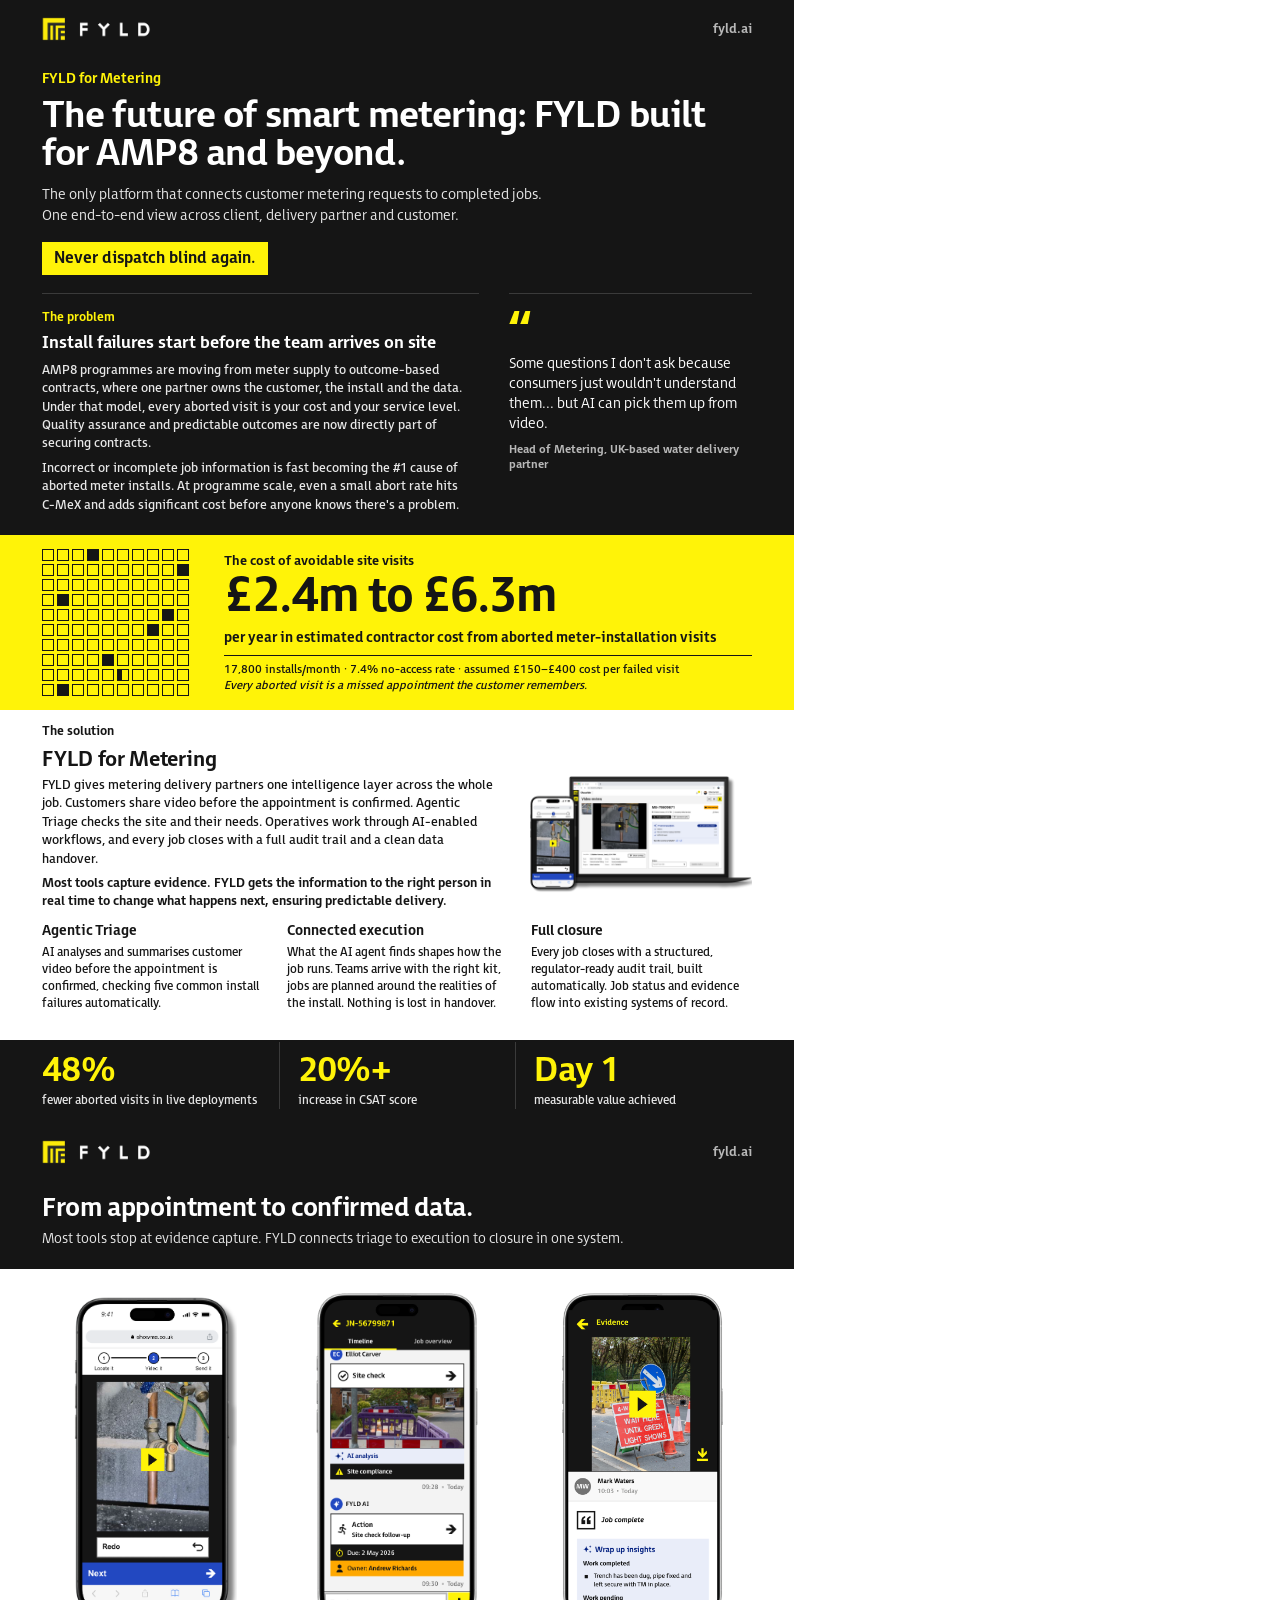
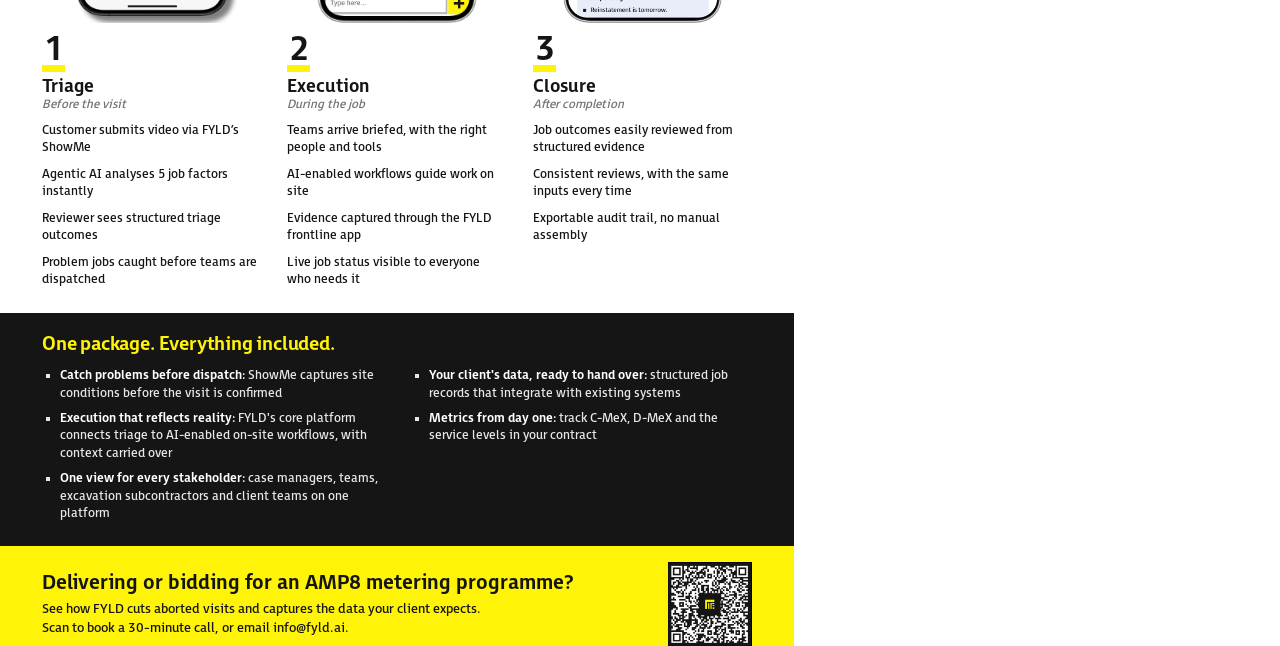
<file: design-3.html>
<!doctype html>
<html lang="en-GB"><head><meta charset="utf-8">
<title>FYLD for Metering 2-pager</title>
<link rel="stylesheet" href="assets/fonts.css">
<style>
:root{--y:#FFF308;--k:#151515;--line:#3a3a3a;--asphalt:#737373;--concrete:#B8B8B8;--cement:#E7E7E7;--lime:#F3F3F2}
*{box-sizing:border-box;margin:0;padding:0}
body{font-family:"FS Millbank",sans-serif;color:#151515;background:#fff}
.o3.page{width:794px;height:1123px;background:#fff;position:relative;overflow:hidden;display:flex;flex-direction:column}
.o3 .m{padding-left:42px;padding-right:42px}
.o3 .dark{background:var(--k);color:#fff}
.o3 .body{font-size:12.7px;line-height:1.45}
.o3 .lbl{font-size:12.5px;font-weight:700;color:var(--y);margin-bottom:8px}
.o3 .tag{font-size:14px;font-weight:700;color:var(--y)}
.o3 h1{font-size:37px;line-height:1.03;letter-spacing:-.025em;font-weight:700;margin:10px 0 12px;max-width:710px}
.o3 .sub{font-size:14.5px;line-height:1.42;color:var(--cement);font-weight:300;max-width:520px}
.o3 .tagline{display:inline-block;background:var(--y);color:var(--k);font-weight:700;font-size:16px;padding:7px 12px;margin-top:16px}
.o3 .q{border-left:0;font-size:14.5px;line-height:1.38;font-weight:300}
.o3 .q .qm{display:block;color:var(--y);font-size:52px;font-weight:700;line-height:.6;margin-bottom:6px}
.o3 .q b{display:block;font-size:11.5px;font-weight:700;color:var(--concrete);margin-top:8px}
.o3 /* cost band with 100-visit grid: 20 filled = 20% failure rate */
.coi{background:var(--y);display:grid;grid-template-columns:150px 1fr;gap:32px;align-items:center;padding:14px 42px}
.o3 .grid{display:grid;grid-template-columns:repeat(10,12px);gap:3px}
.o3 .grid span{width:12px;height:12px;border:1.5px solid var(--k)}
.o3 .grid span.f{background:var(--k)}
.o3 .coi .t{font-size:13px;font-weight:700}
.o3 .coi .n{font-size:48px;font-weight:700;letter-spacing:-.03em;line-height:1;margin:4px 0 8px;white-space:nowrap}
.o3 .coi .s{font-size:14px;font-weight:700;line-height:1.3}
.o3 .coi .a{font-size:11.5px;margin-top:8px;padding-top:7px;border-top:1px solid var(--k)}
.o3 .coi .e{font-size:11.5px;font-style:italic;margin-top:3px}
.o3 .three{display:grid;grid-template-columns:repeat(3,1fr);gap:24px}
.o3 .three h4{font-size:14px;font-weight:700;margin-bottom:5px}
.o3 .three p{font-size:12px;line-height:1.42}
.o3 .stats{display:grid;grid-template-columns:repeat(3,1fr)}
.o3 .stats>div{padding:12px 0 0 18px;border-left:1px solid var(--line)}
.o3 .stats>div:first-child{padding-left:0;border-left:0}
.o3 .stats .n{font-size:34px;font-weight:700;color:var(--y);line-height:1;letter-spacing:-.02em}
.o3 .stats .l{font-size:12px;color:var(--cement);margin-top:5px;line-height:1.3}
.o3 /* page 2 */
.folio{height:58px;display:flex;align-items:center;justify-content:space-between;padding:0 42px 0 30px;flex:none}
.o3 .folio img{height:48px}
.o3 .folio span{font-size:13px;font-weight:700;color:var(--concrete)}
.o3 .stg .no{font-size:34px;font-weight:700;line-height:.9;color:var(--y);letter-spacing:-.03em}
.o3 .stg b{display:block;font-size:17px;margin-top:4px}
.o3 .stg i{display:block;font-size:12px;color:var(--concrete);margin-bottom:6px}
.o3 .stg .li{list-style:square;font-size:11.8px;line-height:1.36;padding:4px 0;color:var(--cement)}
.o3 .chk .num{font-size:26px;font-weight:700;line-height:1;letter-spacing:-.02em;display:inline-block;border-bottom:6px solid var(--y);margin-bottom:5px}
.o3 .chk h4{font-size:13.5px;font-weight:700;margin-bottom:2px}
.o3 .chk p{font-size:11.8px;line-height:1.36}
.o3 .chk+.chk{margin-top:10px}
.o3 .pk{list-style:square}
.o3 .pk li{font-size:12px;line-height:1.4;position:relative;break-inside:avoid;margin-bottom:6px;color:var(--cement)}
.o3 .pk li b{color:#fff}
.o3 .stages{display:grid;grid-template-columns:repeat(3,1fr);gap:26px;padding-top:24px;padding-bottom:20px}
.o3 .shot{height:330px;display:flex;justify-content:center;align-items:flex-end;margin-bottom:12px}
.o3 .shot img{height:330px;width:auto;display:block}
.o3 .stages .stg .no{color:var(--k);font-size:34px;display:inline-block;border-bottom:7px solid var(--y);padding:0 2px}
.o3 .stages .stg b{font-size:18px}
.o3 .stages .stg i{color:var(--asphalt)}
.o3 .stages .stg .li{font-size:12.4px;padding:5px 0;color:var(--k);}
.o3 .pkw{padding-top:20px;padding-bottom:16px}
.o3 .pkw .pk li{font-size:12.4px;margin-bottom:8px}
.o3 .cta{background:var(--y);display:flex;justify-content:space-between;align-items:center;padding:16px 42px 18px;margin-top:auto}
.o3 .cta h3{font-size:20px;margin-bottom:5px}
.o3 .cta p{font-size:13px;line-height:1.42}
.o3 .cta img{width:84px;height:84px}
.o3 ul{list-style:square;padding-left:18px}
.o3 .stg .ul,.o3 .stg .li{list-style:none}
</style></head>
<body>
<section class="page o3" data-document-role="page" data-label="Option 3 one in five, page 1">
  <div class="dark" style="padding-bottom:20px">
    <div class="folio"><img src="https://fyldmarketing.github.io/Metering2Pager/assets/logo-white.png" alt="FYLD"><span>fyld.ai</span></div>
    <div class="m" style="padding-top:12px">
      <div class="tag">FYLD for Metering</div>
      <h1>The future of smart metering: FYLD built for AMP8 and beyond.</h1>
      <p class="sub">The only platform that connects customer metering requests to completed jobs. One end-to-end view across client, delivery partner and customer.</p>
      <span class="tagline">Never dispatch blind again.</span>
    </div>
    <div class="m" style="margin-top:18px;display:grid;grid-template-columns:1.8fr 1fr;gap:30px">
      <div style="border-top:1px solid var(--line);padding-top:16px">
        <div class="lbl">The problem</div>
        <h3 style="font-size:17px;line-height:1.2;margin-bottom:8px">Install failures start before the team arrives on site</h3>
        <p class="body" style="color:var(--cement)">AMP8 programmes are moving from meter supply to outcome-based contracts, where one partner owns the customer, the install and the data. Under that model, every aborted visit is your cost and your service level. Quality assurance and predictable outcomes are now directly part of securing contracts.</p>
        <p class="body" style="color:var(--cement);margin-top:6px">Incorrect or incomplete job information is fast becoming the #1 cause of aborted meter installs. At programme scale, even a small abort rate hits <span style="white-space:nowrap">C-MeX</span> and adds significant cost before anyone knows there's a problem.</p>
      </div>
      <p class="q" style="border-top:1px solid var(--line);padding-top:22px"><span class="qm">&#8220;</span>Some questions I don't ask because consumers just wouldn't understand them... but AI can pick them up from video.<b>Head of Metering, UK-based water delivery partner</b></p>
    </div>
  </div>
  <div class="coi">
    <div class="grid"><span></span><span></span><span></span><span class="f"></span><span></span><span></span><span></span><span></span><span></span><span></span><span></span><span></span><span></span><span></span><span></span><span></span><span></span><span></span><span></span><span class="f"></span><span></span><span></span><span></span><span></span><span></span><span></span><span></span><span></span><span></span><span></span><span></span><span class="f"></span><span></span><span></span><span></span><span></span><span></span><span></span><span></span><span></span><span></span><span></span><span></span><span></span><span></span><span></span><span></span><span></span><span class="f"></span><span></span><span></span><span></span><span></span><span></span><span></span><span></span><span></span><span class="f"></span><span></span><span></span><span></span><span></span><span></span><span></span><span></span><span></span><span></span><span></span><span></span><span></span><span></span><span></span><span></span><span></span><span class="f"></span><span></span><span></span><span></span><span></span><span></span><span></span><span></span><span></span><span></span><span></span><span><i style="display:block;width:40%;height:100%;background:var(--k)"></i></span><span></span><span></span><span></span><span></span><span></span><span class="f"></span><span></span><span></span><span></span><span></span><span></span><span></span><span></span><span></span></div>
    <div><div class="t">The cost of avoidable site visits</div><div class="n">£2.4m to £6.3m</div>
      <div class="s">per year in estimated contractor cost from aborted meter-installation visits</div>
      <div class="a">17,800 installs/month · 7.4% no-access rate · assumed £150–£400 cost per failed visit</div>
      <div class="e">Every aborted visit is a missed appointment the customer remembers.</div></div>
  </div>
  <div class="m" style="padding-top:14px">
    <div class="lbl" style="color:var(--k)">The solution</div>
    <div style="display:grid;grid-template-columns:1fr 236px;gap:22px;align-items:center">
      <div><h3 style="font-size:21px;letter-spacing:-.01em;margin-bottom:5px">FYLD for Metering</h3>
        <p class="body">FYLD gives metering delivery partners one intelligence layer across the whole job. Customers share video before the appointment is confirmed. Agentic Triage checks the site and their needs. Operatives work through AI-enabled workflows, and every job closes with a full audit trail and a clean data handover.</p>
        <p class="body" style="font-weight:700;margin-top:6px">Most tools capture evidence. FYLD gets the information to the right person in real time to change what happens next, ensuring predictable delivery.</p></div>
      <img src="https://fyldmarketing.github.io/Metering2Pager/assets/bundle.png" style="width:236px;display:block" alt="">
    </div>
    <div class="three" style="margin-top:10px;margin-bottom:16px">
      <div><h4>Agentic Triage</h4><p>AI analyses and summarises customer video before the appointment is confirmed, checking five common install failures automatically.</p></div>
      <div><h4>Connected execution</h4><p>What the AI agent finds shapes how the job runs. Teams arrive with the right kit, jobs are planned around the realities of the install. Nothing is lost in handover.</p></div>
      <div><h4>Full closure</h4><p>Every job closes with a structured, regulator-ready audit trail, built automatically. Job status and evidence flow into existing systems of record.</p></div>
    </div>
  </div>
  <div class="dark m" style="margin-top:auto;padding-top:2px;padding-bottom:14px">
    <div class="stats">
      <div><div class="n">48%</div><div class="l">fewer aborted visits in live deployments</div></div>
      <div><div class="n">20%+</div><div class="l">increase in CSAT score</div></div>
      <div><div class="n">Day 1</div><div class="l">measurable value achieved</div></div>
    </div>
  </div>
</section>
<section class="page o3" data-document-role="page" data-label="Option 3 one in five, page 2">
  <div class="dark" style="padding-bottom:20px">
    <div class="folio"><img src="https://fyldmarketing.github.io/Metering2Pager/assets/logo-white.png" alt="FYLD"><span>fyld.ai</span></div>
    <div class="m" style="padding-top:14px">
      <h2 style="font-size:26px;letter-spacing:-.015em;line-height:1.1">From appointment to confirmed data.</h2>
      <p class="body" style="font-size:14px;margin-top:5px;color:var(--cement);font-weight:300">Most tools stop at evidence capture. FYLD connects triage to execution to closure in one system.</p>
    </div>
  </div>
  <div class="m stages">
        <div class="stg"><div class="shot"><img src="https://fyldmarketing.github.io/Metering2Pager/assets/phone.png" alt="Customer recording a meter video in ShowMe"></div><div class="no">1</div><b>Triage</b><i>Before the visit</i><div class="ul"><div class="li">Customer submits video via FYLD’s ShowMe</div><div class="li">Agentic AI analyses 5 job factors instantly</div><div class="li">Reviewer sees structured triage outcomes</div><div class="li">Problem jobs caught before teams are dispatched</div></div></div>
        <div class="stg"><div class="shot"><img src="https://fyldmarketing.github.io/Metering2Pager/assets/phone-execution.png" alt="Water meter install job in the FYLD frontline app"></div><div class="no">2</div><b>Execution</b><i>During the job</i><div class="ul"><div class="li">Teams arrive briefed, with the right people and tools</div><div class="li">AI-enabled workflows guide work on site</div><div class="li">Evidence captured through the FYLD frontline app</div><div class="li">Live job status visible to everyone who needs it</div></div></div>
        <div class="stg"><div class="shot"><img src="https://fyldmarketing.github.io/Metering2Pager/assets/phone-closure.png" alt="Job complete with wrap-up insights in the FYLD app"></div><div class="no">3</div><b>Closure</b><i>After completion</i><div class="ul"><div class="li">Job outcomes easily reviewed from structured evidence</div><div class="li">Consistent reviews, with the same inputs every time</div><div class="li">Exportable audit trail, no manual assembly</div></div></div>
  </div>
  <div class="dark m pkw">
    <h3 style="font-size:19px;letter-spacing:-.01em;margin-bottom:11px;color:var(--y)">One package. Everything included.</h3>
    <div class="pkcols" style="display:flex;gap:28px"><ul class="pk" style="flex:1"><li><b>Catch problems before dispatch:</b> ShowMe captures site conditions before the visit is confirmed</li><li><b>Execution that reflects reality:</b> FYLD's core platform connects triage to AI-enabled on-site workflows, with context carried over</li><li><b>One view for every stakeholder:</b> case managers, teams, excavation subcontractors and client teams on one platform</li></ul><ul class="pk" style="flex:1"><li><b>Your client's data, ready to hand over:</b> structured job records that integrate with existing systems</li><li><b>Metrics from day one:</b> track C-MeX, D-MeX and the service levels in your contract</li></ul></div>
  </div>
  <div class="cta">
    <div><h3>Delivering or bidding for an AMP8 metering programme?</h3>
    <p>See how FYLD cuts aborted visits and captures the data your client expects.<br>Scan to book a 30-minute call, or email info@fyld.ai.</p></div>
    <img src="https://fyldmarketing.github.io/Metering2Pager/assets/qr.png" alt="QR code">
  </div>
</section>
</body></html>
</file>
